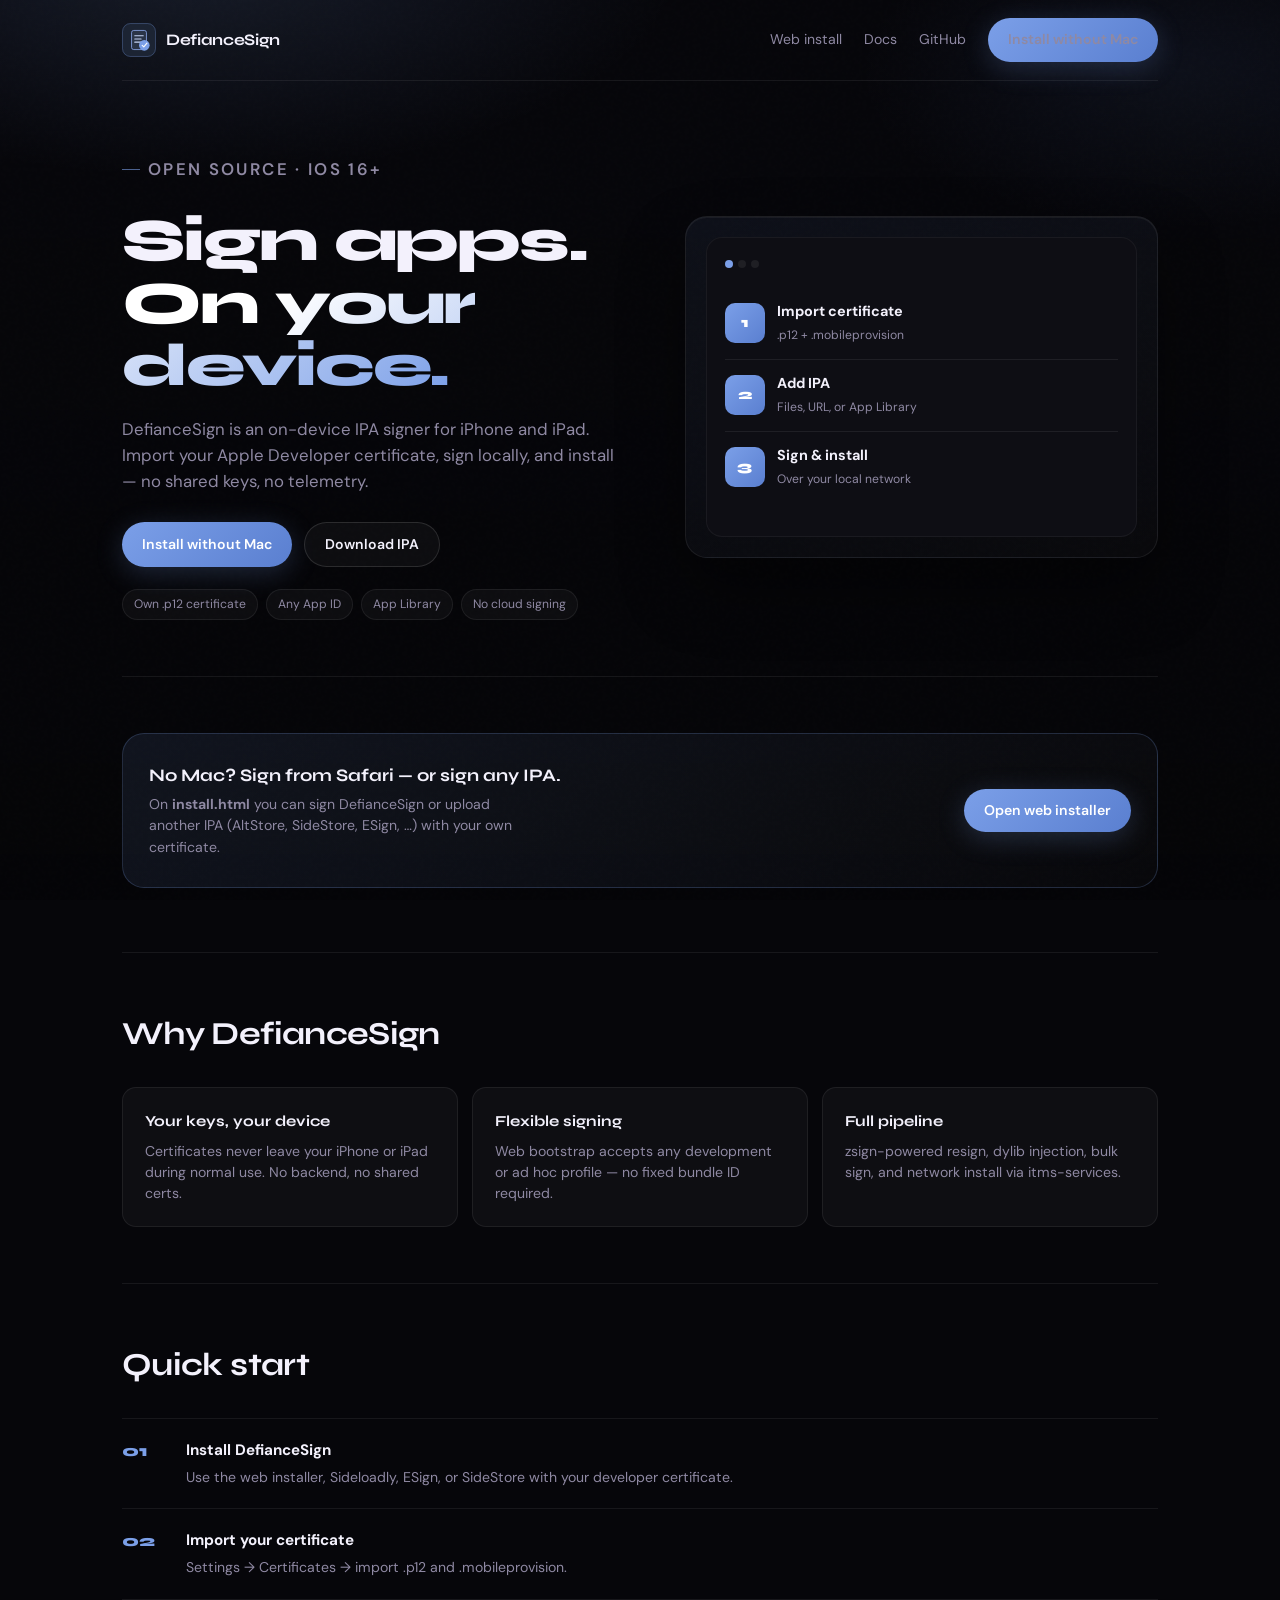
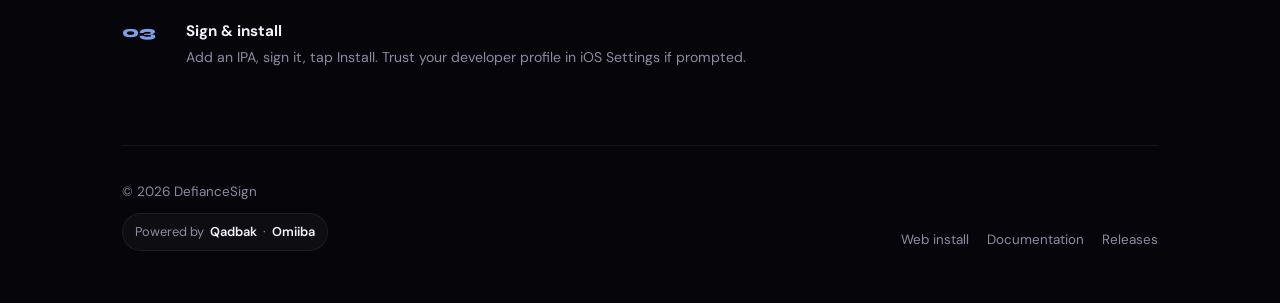
<file: website/index.html>
<!DOCTYPE html>
<html lang="en">
<head>
  <meta charset="utf-8">
  <meta name="viewport" content="width=device-width, initial-scale=1">
  <title>DefianceSign — sign IPAs on your iPhone &amp; iPad</title>
  <meta name="description" content="Open-source IPA signer for iOS. Your certificate stays on your device. Sign and install apps locally.">
  <link rel="icon" href="assets/favicon.svg" type="image/svg+xml">
  <link rel="preconnect" href="https://fonts.googleapis.com">
  <link rel="preconnect" href="https://fonts.gstatic.com" crossorigin>
  <link href="https://fonts.googleapis.com/css2?family=DM+Sans:ital,opsz,wght@0,9..40,400;0,9..40,500;0,9..40,700&family=Syne:wght@500;600;700;800&display=swap" rel="stylesheet">
  <link rel="stylesheet" href="style.css">
</head>
<body>
  <div class="mesh"></div>
  <div class="wrap">
    <nav class="site-nav">
      <a class="logo" href="index.html">
        <img src="assets/logo.svg" alt="">
        DefianceSign
      </a>
      <div class="nav-links">
        <a href="install.html">Web install</a>
        <a href="docs.html">Docs</a>
        <a href="https://github.com/macdirtycow/DefianceSign">GitHub</a>
        <a class="btn btn-primary" href="install.html">Install without Mac</a>
      </div>
    </nav>

    <header class="hero">
      <div>
        <p class="eyebrow">Open source · iOS 16+</p>
        <h1>Sign apps.<br><span>On your device.</span></h1>
        <p>DefianceSign is an on-device IPA signer for iPhone and iPad. Import your Apple Developer certificate, sign locally, and install — no shared keys, no telemetry.</p>
        <div class="hero-btns">
          <a class="btn btn-primary" href="install.html">Install without Mac</a>
          <a class="btn btn-ghost" href="https://github.com/macdirtycow/DefianceSign/releases/latest">Download IPA</a>
        </div>
        <div class="tags">
          <span class="tag">Own .p12 certificate</span>
          <span class="tag">Any App ID</span>
          <span class="tag">App Library</span>
          <span class="tag">No cloud signing</span>
        </div>
      </div>
      <div class="phone">
        <div class="phone-inner">
          <div class="phone-top"><span></span><span></span><span></span></div>
          <div class="phone-item">
            <div class="phone-icon">1</div>
            <div><strong>Import certificate</strong><small>.p12 + .mobileprovision</small></div>
          </div>
          <div class="phone-item">
            <div class="phone-icon">2</div>
            <div><strong>Add IPA</strong><small>Files, URL, or App Library</small></div>
          </div>
          <div class="phone-item">
            <div class="phone-icon">3</div>
            <div><strong>Sign &amp; install</strong><small>Over your local network</small></div>
          </div>
        </div>
      </div>
    </header>

    <section>
      <div class="cta-band">
        <div>
          <h3>No Mac? Sign from Safari — or sign any IPA.</h3>
          <p>On <strong>install.html</strong> you can sign DefianceSign or upload another IPA (AltStore, SideStore, ESign, …) with your own certificate.</p>
        </div>
        <a class="btn btn-primary" href="install.html">Open web installer</a>
      </div>
    </section>

    <section>
      <h2>Why DefianceSign</h2>
      <div class="grid3">
        <div class="card">
          <h3>Your keys, your device</h3>
          <p>Certificates never leave your iPhone or iPad during normal use. No backend, no shared certs.</p>
        </div>
        <div class="card">
          <h3>Flexible signing</h3>
          <p>Web bootstrap accepts any development or ad hoc profile — no fixed bundle ID required.</p>
        </div>
        <div class="card">
          <h3>Full pipeline</h3>
          <p>zsign-powered resign, dylib injection, bulk sign, and network install via itms-services.</p>
        </div>
      </div>
    </section>

    <section>
      <h2>Quick start</h2>
      <div class="steps">
        <div class="step">
          <div class="step-num">01</div>
          <div><strong>Install DefianceSign</strong><p>Use the web installer, Sideloadly, ESign, or SideStore with your developer certificate.</p></div>
        </div>
        <div class="step">
          <div class="step-num">02</div>
          <div><strong>Import your certificate</strong><p>Settings → Certificates → import .p12 and .mobileprovision.</p></div>
        </div>
        <div class="step">
          <div class="step-num">03</div>
          <div><strong>Sign &amp; install</strong><p>Add an IPA, sign it, tap Install. Trust your developer profile in iOS Settings if prompted.</p></div>
        </div>
      </div>
    </section>

    <footer class="site-footer">
      <div class="footer-meta">
        <span>© 2026 DefianceSign</span>
        <span class="footer-powered">
          Powered by
          <a href="https://qadbak.com" rel="noopener noreferrer">Qadbak</a>
          <span aria-hidden="true">·</span>
          <a href="https://omiiba.dev" rel="noopener noreferrer">Omiiba</a>
        </span>
      </div>
      <div class="footer-links">
        <a href="install.html">Web install</a>
        <a href="docs.html">Documentation</a>
        <a href="https://github.com/macdirtycow/DefianceSign/releases">Releases</a>
      </div>
    </footer>
  </div>
</body>
</html>
</file>
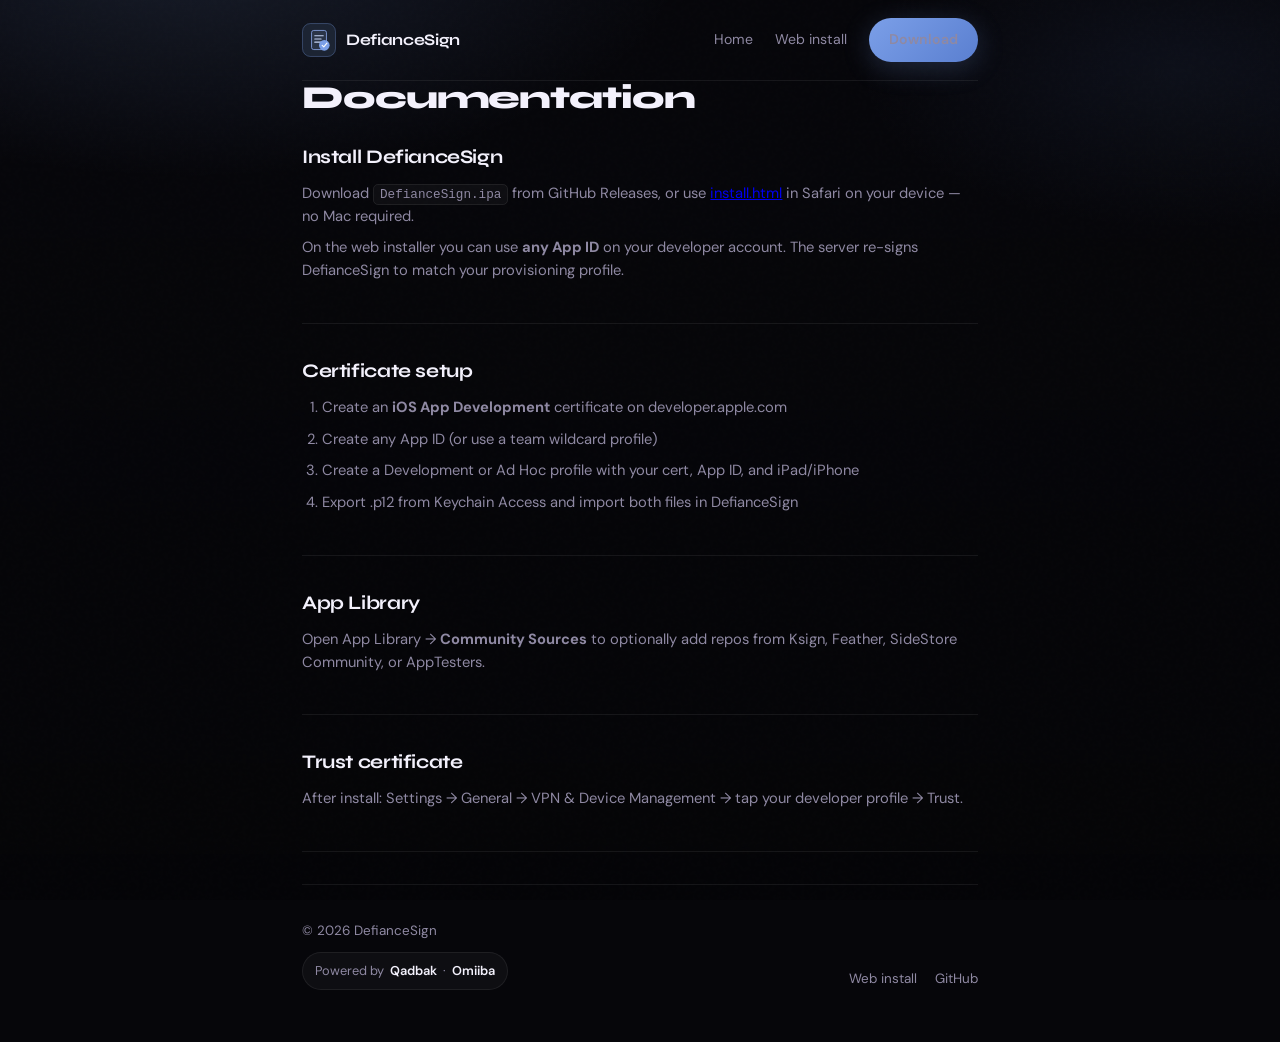
<file: website/docs.html>
<!DOCTYPE html>
<html lang="en">
<head>
  <meta charset="utf-8">
  <meta name="viewport" content="width=device-width, initial-scale=1">
  <title>Documentation — DefianceSign</title>
  <link rel="icon" href="assets/favicon.svg" type="image/svg+xml">
  <link rel="preconnect" href="https://fonts.googleapis.com">
  <link rel="preconnect" href="https://fonts.gstatic.com" crossorigin>
  <link href="https://fonts.googleapis.com/css2?family=DM+Sans:wght@400;500;700&family=Syne:wght@600;700&display=swap" rel="stylesheet">
  <link rel="stylesheet" href="style.css">
</head>
<body>
  <div class="mesh"></div>
  <div class="wrap wrap--docs">
    <nav class="site-nav">
      <a class="logo" href="index.html"><img src="assets/logo.svg" alt=""> DefianceSign</a>
      <div class="nav-links">
        <a href="index.html">Home</a>
        <a href="install.html">Web install</a>
        <a class="btn btn-primary" href="https://github.com/macdirtycow/DefianceSign/releases/latest">Download</a>
      </div>
    </nav>
    <main class="docs">
      <h1>Documentation</h1>
      <article>
        <h2>Install DefianceSign</h2>
        <p>Download <code>DefianceSign.ipa</code> from GitHub Releases, or use <a href="install.html">install.html</a> in Safari on your device — no Mac required.</p>
        <p>On the web installer you can use <strong>any App ID</strong> on your developer account. The server re-signs DefianceSign to match your provisioning profile.</p>
      </article>
      <article>
        <h2>Certificate setup</h2>
        <ol>
          <li>Create an <strong>iOS App Development</strong> certificate on developer.apple.com</li>
          <li>Create any App ID (or use a team wildcard profile)</li>
          <li>Create a Development or Ad Hoc profile with your cert, App ID, and iPad/iPhone</li>
          <li>Export .p12 from Keychain Access and import both files in DefianceSign</li>
        </ol>
      </article>
      <article>
        <h2>App Library</h2>
        <p>Open App Library → <strong>Community Sources</strong> to optionally add repos from Ksign, Feather, SideStore Community, or AppTesters.</p>
      </article>
      <article>
        <h2>Trust certificate</h2>
        <p>After install: Settings → General → VPN &amp; Device Management → tap your developer profile → Trust.</p>
      </article>
    </main>

    <footer class="site-footer">
      <div class="footer-meta">
        <span>© 2026 DefianceSign</span>
        <span class="footer-powered">
          Powered by
          <a href="https://qadbak.com" rel="noopener noreferrer">Qadbak</a>
          <span aria-hidden="true">·</span>
          <a href="https://omiiba.dev" rel="noopener noreferrer">Omiiba</a>
        </span>
      </div>
      <div class="footer-links">
        <a href="install.html">Web install</a>
        <a href="https://github.com/macdirtycow/DefianceSign">GitHub</a>
      </div>
    </footer>
  </div>
</body>
</html>
</file>
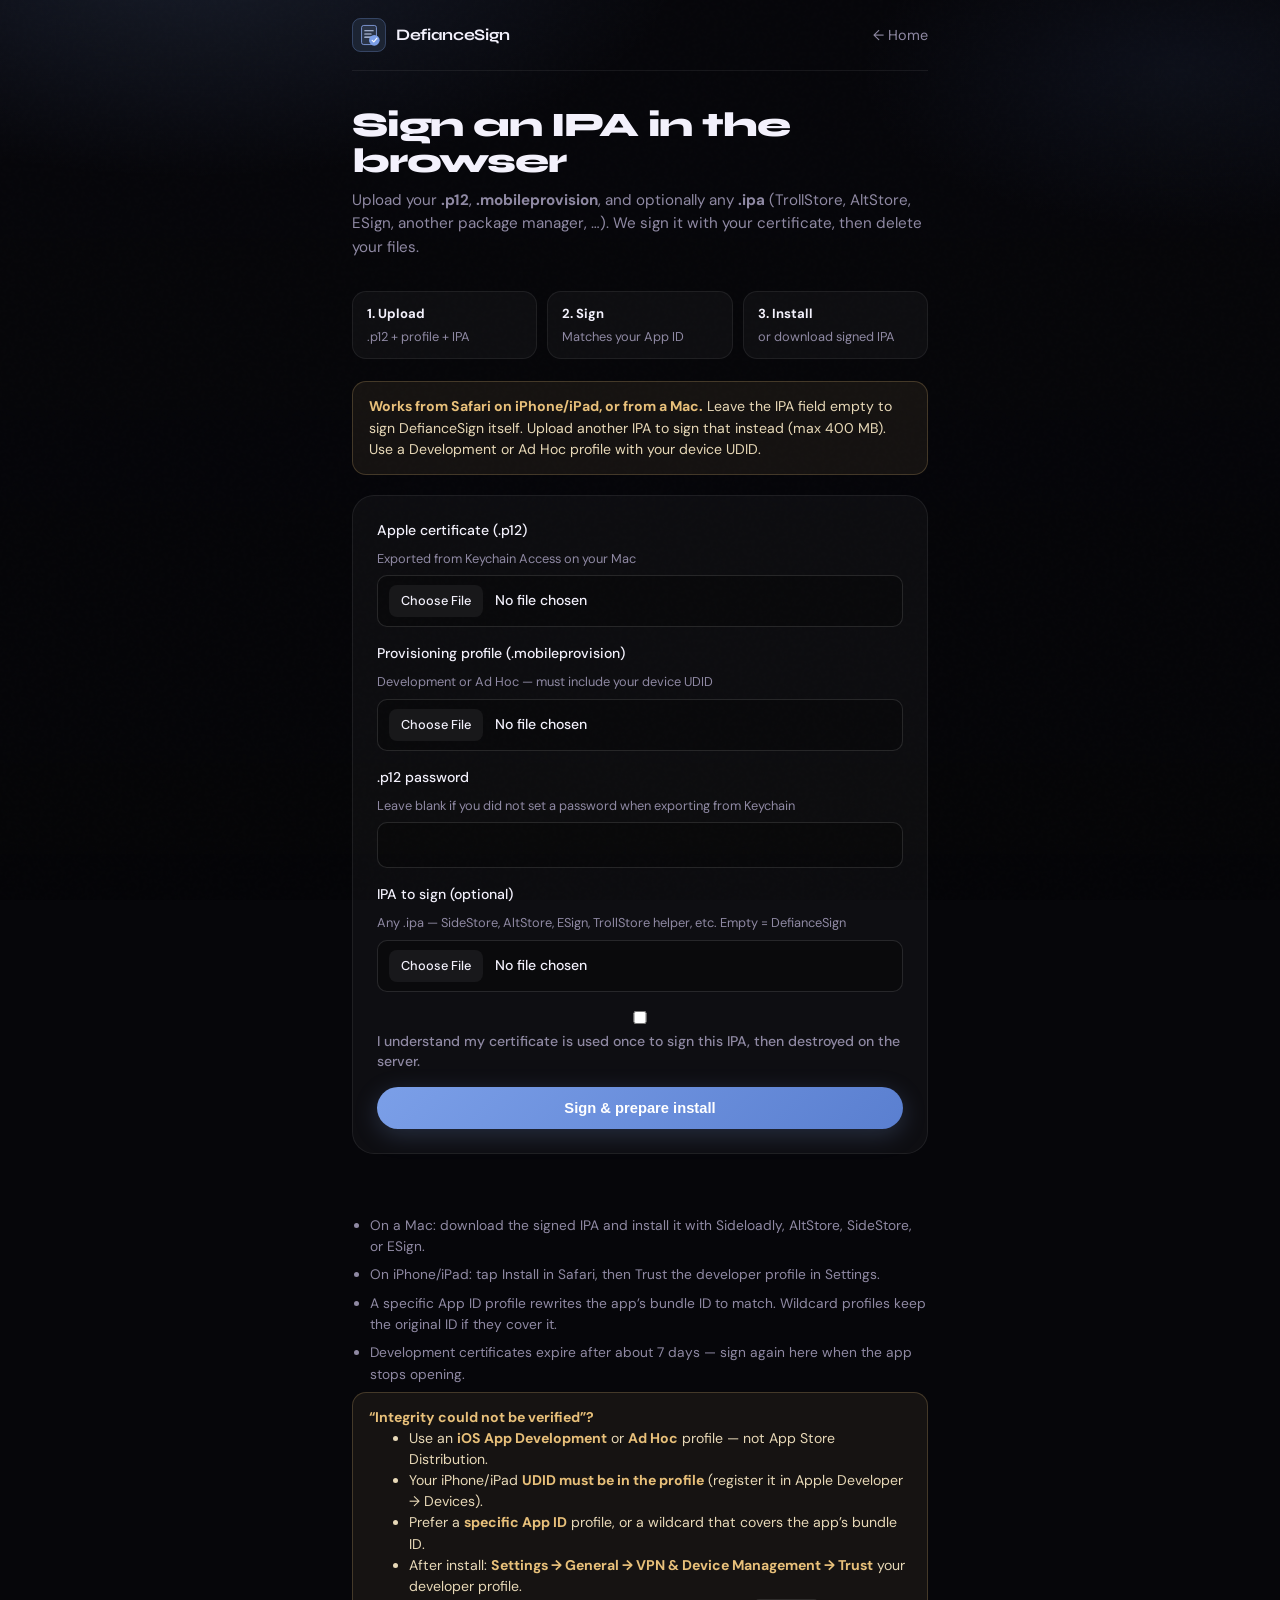
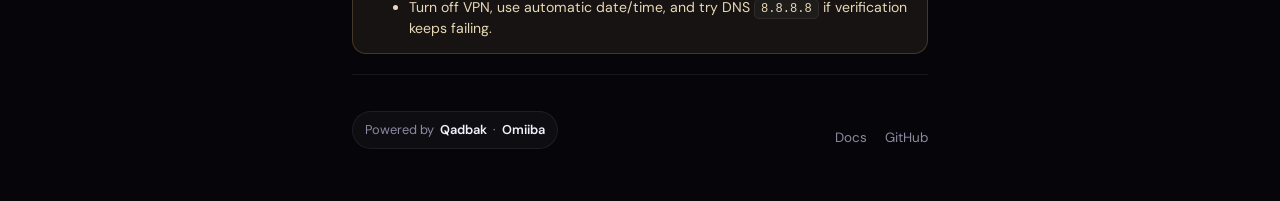
<file: website/install.html>
<!DOCTYPE html>
<html lang="en">
<head>
  <meta charset="utf-8">
  <meta name="viewport" content="width=device-width, initial-scale=1">
  <title>Sign &amp; install IPA — DefianceSign</title>
  <meta name="description" content="Sign any IPA with your certificate in the browser. Install in Safari or download the signed IPA for Sideloadly, AltStore, or ESign.">
  <link rel="icon" href="assets/favicon.svg" type="image/svg+xml">
  <link rel="preconnect" href="https://fonts.googleapis.com">
  <link rel="preconnect" href="https://fonts.gstatic.com" crossorigin>
  <link href="https://fonts.googleapis.com/css2?family=DM+Sans:opsz,wght@0,9..40,400;0,9..40,500;0,9..40,700&family=Syne:wght@600;700&display=swap" rel="stylesheet">
  <link rel="stylesheet" href="style.css">
</head>
<body>
  <div class="mesh"></div>
  <div class="wrap wrap--narrow">
    <nav class="site-nav">
      <a class="logo" href="index.html"><img src="assets/logo.svg" alt="">DefianceSign</a>
      <div class="nav-links">
        <a class="back" href="index.html">← Home</a>
      </div>
    </nav>

    <header class="page-head">
      <h1>Sign an IPA in the browser</h1>
      <p class="lead">
        Upload your <strong>.p12</strong>, <strong>.mobileprovision</strong>, and optionally any <strong>.ipa</strong>
        (TrollStore, AltStore, ESign, another package manager, …).
        We sign it with your certificate, then delete your files.
      </p>
    </header>

    <div class="steps-inline">
      <div class="step-pill"><strong>1. Upload</strong>.p12 + profile + IPA</div>
      <div class="step-pill"><strong>2. Sign</strong>Matches your App ID</div>
      <div class="step-pill"><strong>3. Install</strong>or download signed IPA</div>
    </div>

    <div class="notice">
      <strong>Works from Safari on iPhone/iPad, or from a Mac.</strong>
      Leave the IPA field empty to sign DefianceSign itself.
      Upload another IPA to sign that instead (max 400 MB). Use a Development or Ad Hoc profile with your device UDID.
    </div>

    <form id="install-form" class="install-form">
      <label>
        Apple certificate (.p12)
        <span class="hint">Exported from Keychain Access on your Mac</span>
        <input type="file" name="p12" accept=".p12" required>
      </label>
      <label>
        Provisioning profile (.mobileprovision)
        <span class="hint">Development or Ad Hoc — must include your device UDID</span>
        <input type="file" name="mobileprovision" accept=".mobileprovision" required>
      </label>
      <label>
        .p12 password
        <span class="hint">Leave blank if you did not set a password when exporting from Keychain</span>
        <input type="password" name="password" autocomplete="off">
      </label>
      <label>
        IPA to sign (optional)
        <span class="hint">Any .ipa — SideStore, AltStore, ESign, TrollStore helper, etc. Empty = DefianceSign</span>
        <input type="file" name="ipa" accept=".ipa,application/octet-stream">
      </label>
      <label class="check">
        <input type="checkbox" name="consent" value="true" required>
        <span>I understand my certificate is used once to sign this IPA, then destroyed on the server.</span>
      </label>
      <button type="submit" id="submit-btn">Sign &amp; prepare install</button>
    </form>

    <div id="status" role="status" aria-live="polite"></div>

    <ul class="facts">
      <li>On a Mac: download the signed IPA and install it with Sideloadly, AltStore, SideStore, or ESign.</li>
      <li>On iPhone/iPad: tap Install in Safari, then Trust the developer profile in Settings.</li>
      <li>A specific App ID profile rewrites the app’s bundle ID to match. Wildcard profiles keep the original ID if they cover it.</li>
      <li>Development certificates expire after about 7 days — sign again here when the app stops opening.</li>
    </ul>

    <div class="notice notice--subtle">
      <strong>“Integrity could not be verified”?</strong>
      <ul>
        <li>Use an <strong>iOS App Development</strong> or <strong>Ad Hoc</strong> profile — not App Store Distribution.</li>
        <li>Your iPhone/iPad <strong>UDID must be in the profile</strong> (register it in Apple Developer → Devices).</li>
        <li>Prefer a <strong>specific App ID</strong> profile, or a wildcard that covers the app’s bundle ID.</li>
        <li>After install: <strong>Settings → General → VPN &amp; Device Management → Trust</strong> your developer profile.</li>
        <li>Turn off VPN, use automatic date/time, and try DNS <code>8.8.8.8</code> if verification keeps failing.</li>
      </ul>
    </div>

    <footer class="site-footer">
      <div class="footer-meta">
        <span class="footer-powered">
          Powered by
          <a href="https://qadbak.com" rel="noopener noreferrer">Qadbak</a>
          <span aria-hidden="true">·</span>
          <a href="https://omiiba.dev" rel="noopener noreferrer">Omiiba</a>
        </span>
      </div>
      <div class="footer-links">
        <a href="docs.html">Docs</a>
        <a href="https://github.com/macdirtycow/DefianceSign">GitHub</a>
      </div>
    </footer>
  </div>

  <script>
    const API_BASE = window.DEFIANCE_SIGN_API || window.location.origin;
    const form = document.getElementById("install-form");
    const status = document.getElementById("status");
    const submitBtn = document.getElementById("submit-btn");

    form.addEventListener("submit", async (e) => {
      e.preventDefault();
      status.className = "";
      const ipaInput = form.ipa;
      const ipaFile = ipaInput && ipaInput.files && ipaInput.files[0];
      status.textContent = ipaFile ? `Signing ${ipaFile.name}…` : "Signing DefianceSign.ipa…";
      submitBtn.disabled = true;

      const data = new FormData(form);
      data.set("consent", form.consent.checked ? "true" : "false");
      if (!ipaFile) {
        data.delete("ipa");
      }

      try {
        const res = await fetch(`${API_BASE}/api/bootstrap/sign`, {
          method: "POST",
          body: data,
        });
        const json = await res.json().catch(() => ({}));
        if (!res.ok) {
          const detail = json.detail;
          const msg = typeof detail === "string"
            ? detail
            : Array.isArray(detail)
              ? detail.map((d) => d.msg || d).join(", ")
              : `Request failed (${res.status})`;
          throw new Error(msg);
        }

        const appName = json.app || "App";
        const downloadUrl = json.downloadUrl || "";
        const installUrl = json.installUrl || "";
        const safeName = String(appName).replace(/[&<>"']/g, (c) => ({
          "&": "&amp;", "<": "&lt;", ">": "&gt;", '"': "&quot;", "'": "&#39;"
        }[c]));
        status.className = "ok";
        status.innerHTML = `
          Signed <strong>${safeName}</strong>. Use it before the link expires (${json.expiresInSeconds || 600}s).
          <br><a class="install-btn" href="${downloadUrl}">Download signed IPA</a>
          <br><a class="install-btn" href="${installUrl}">Install in Safari (iPhone/iPad)</a>
        `;

        if (installUrl && /iPhone|iPad|iPod/i.test(navigator.userAgent) && !ipaFile) {
          setTimeout(() => { window.location.href = installUrl; }, 800);
        }
      } catch (err) {
        status.className = "error";
        status.textContent = err.message || "Something went wrong.";
      } finally {
        submitBtn.disabled = false;
        form.password.value = "";
      }
    });
  </script>
</body>
</html>
</file>
<file: website/style.css>
:root {
  --bg: #06060a;
  --surface: rgba(255, 255, 255, 0.035);
  --surface-2: rgba(255, 255, 255, 0.06);
  --line: rgba(255, 255, 255, 0.07);
  --line-strong: rgba(255, 255, 255, 0.12);
  --text: #f3f1fc;
  --muted: #8f89a3;
  --accent: #7b9fe8;
  --accent-2: #5a7fd0;
  --glow: rgba(123, 159, 232, 0.22);
  --ok: #7dcea0;
  --warn: #e8c07a;
  --radius: 14px;
  --radius-lg: 22px;
  --font: "DM Sans", system-ui, sans-serif;
  --display: "Syne", system-ui, sans-serif;
}

*, *::before, *::after { box-sizing: border-box; margin: 0; }
html { scroll-behavior: smooth; }
body {
  font-family: var(--font);
  background: var(--bg);
  color: var(--text);
  line-height: 1.55;
  overflow-x: hidden;
  -webkit-font-smoothing: antialiased;
}

.mesh {
  position: fixed;
  inset: 0;
  z-index: 0;
  pointer-events: none;
  background:
    radial-gradient(ellipse 70% 45% at 15% -5%, rgba(123, 159, 232, 0.14), transparent 55%),
    radial-gradient(ellipse 50% 35% at 92% 8%, rgba(91, 127, 212, 0.08), transparent 50%),
    linear-gradient(180deg, transparent 0%, rgba(0, 0, 0, 0.35) 100%);
}
.mesh::after {
  content: "";
  position: absolute;
  inset: 0;
  opacity: 0.35;
  background-image: url("data:image/svg+xml,%3Csvg viewBox='0 0 256 256' xmlns='http://www.w3.org/2000/svg'%3E%3Cfilter id='n'%3E%3CfeTurbulence type='fractalNoise' baseFrequency='0.85' numOctaves='4' stitchTiles='stitch'/%3E%3C/filter%3E%3Crect width='100%25' height='100%25' filter='url(%23n)' opacity='0.04'/%3E%3C/svg%3E");
}

.wrap {
  max-width: 1080px;
  margin: 0 auto;
  padding: 0 22px;
  position: relative;
  z-index: 1;
}
.wrap--narrow { max-width: 620px; }
.wrap--docs { max-width: 720px; }

/* Nav */
nav.site-nav {
  display: flex;
  align-items: center;
  justify-content: space-between;
  gap: 16px;
  padding: 18px 0;
  border-bottom: 1px solid var(--line);
}
.logo {
  display: flex;
  align-items: center;
  gap: 10px;
  text-decoration: none;
  color: var(--text);
  font-family: var(--display);
  font-weight: 700;
  font-size: 1rem;
  letter-spacing: -0.02em;
  flex-shrink: 0;
}
.logo img { width: 34px; height: 34px; }
.nav-links {
  display: flex;
  align-items: center;
  gap: 22px;
  flex-wrap: wrap;
  justify-content: flex-end;
}
.nav-links a {
  color: var(--muted);
  text-decoration: none;
  font-size: 0.88rem;
  transition: color 0.15s;
}
.nav-links a:hover { color: var(--text); }
.nav-links a.back { font-size: 0.9rem; }

.btn {
  display: inline-flex;
  align-items: center;
  justify-content: center;
  gap: 8px;
  padding: 11px 20px;
  border-radius: 999px;
  font-weight: 600;
  font-size: 0.88rem;
  text-decoration: none;
  border: none;
  cursor: pointer;
  transition: transform 0.18s, box-shadow 0.18s, background 0.18s;
  white-space: nowrap;
}
.btn:hover { transform: translateY(-1px); }
.btn-primary {
  background: linear-gradient(135deg, var(--accent), var(--accent-2));
  color: #fff;
  box-shadow: 0 6px 28px var(--glow);
}
.btn-ghost {
  color: var(--text);
  border: 1px solid var(--line-strong);
  background: var(--surface);
}

/* Hero */
.hero {
  padding: 72px 0 56px;
  display: grid;
  grid-template-columns: 1.05fr 0.95fr;
  gap: 40px;
  align-items: center;
}
@media (max-width: 880px) {
  .hero { grid-template-columns: 1fr; padding-top: 44px; gap: 32px; }
  .nav-links a:not(.btn) { display: none; }
}
.eyebrow {
  display: inline-flex;
  align-items: center;
  gap: 8px;
  font-size: 0.72rem;
  letter-spacing: 0.14em;
  text-transform: uppercase;
  color: var(--accent);
  font-weight: 600;
  margin-bottom: 16px;
}
.eyebrow::before {
  content: "";
  width: 18px;
  height: 1px;
  background: var(--accent);
  opacity: 0.6;
}
h1 {
  font-family: var(--display);
  font-size: clamp(2.35rem, 5.5vw, 3.75rem);
  font-weight: 800;
  line-height: 1.04;
  letter-spacing: -0.035em;
  margin-bottom: 18px;
}
h1 span {
  background: linear-gradient(135deg, #fff 25%, var(--accent) 100%);
  -webkit-background-clip: text;
  -webkit-text-fill-color: transparent;
  background-clip: text;
}
.hero p {
  color: var(--muted);
  font-size: 1.05rem;
  max-width: 30em;
  margin-bottom: 28px;
}
.hero-btns { display: flex; flex-wrap: wrap; gap: 12px; margin-bottom: 22px; }
.tags { display: flex; flex-wrap: wrap; gap: 8px; }
.tag {
  font-size: 0.76rem;
  padding: 5px 11px;
  border-radius: 999px;
  border: 1px solid var(--line);
  color: var(--muted);
  background: var(--surface);
}

.phone {
  padding: 20px;
  background: linear-gradient(155deg, rgba(123, 159, 232, 0.07), rgba(255, 255, 255, 0.02));
  border: 1px solid var(--line);
  border-radius: var(--radius-lg);
  box-shadow: 0 32px 64px rgba(0, 0, 0, 0.4), inset 0 1px 0 rgba(255, 255, 255, 0.05);
}
.phone-inner {
  background: #0e0e14;
  border-radius: 16px;
  padding: 22px 18px;
  min-height: 300px;
  border: 1px solid rgba(255, 255, 255, 0.05);
}
.phone-top { display: flex; gap: 5px; margin-bottom: 20px; }
.phone-top span { width: 8px; height: 8px; border-radius: 50%; background: var(--line); }
.phone-top span:first-child { background: var(--accent); }
.phone-item {
  display: flex;
  align-items: center;
  gap: 12px;
  padding: 12px 0;
  border-bottom: 1px solid var(--line);
}
.phone-item:last-child { border: none; }
.phone-icon {
  width: 40px;
  height: 40px;
  border-radius: 10px;
  background: linear-gradient(135deg, var(--accent), var(--accent-2));
  display: grid;
  place-items: center;
  font-family: var(--display);
  font-weight: 800;
  font-size: 0.9rem;
  color: #fff;
  flex-shrink: 0;
}
.phone-item strong { display: block; font-size: 0.9rem; }
.phone-item small { color: var(--muted); font-size: 0.76rem; }

/* Sections */
section { padding: 56px 0; border-top: 1px solid var(--line); }
h2 {
  font-family: var(--display);
  font-size: clamp(1.55rem, 2.8vw, 2rem);
  font-weight: 700;
  letter-spacing: -0.02em;
  margin-bottom: 28px;
}
.grid3 {
  display: grid;
  grid-template-columns: repeat(3, 1fr);
  gap: 14px;
}
@media (max-width: 760px) { .grid3 { grid-template-columns: 1fr; } }
.card {
  padding: 22px;
  border-radius: var(--radius);
  background: var(--surface);
  border: 1px solid var(--line);
  transition: border-color 0.2s, transform 0.2s;
}
.card:hover {
  border-color: rgba(123, 159, 232, 0.3);
  transform: translateY(-2px);
}
.card h3 { font-family: var(--display); font-size: 0.95rem; margin-bottom: 8px; }
.card p { color: var(--muted); font-size: 0.88rem; line-height: 1.5; }

.steps { display: grid; }
.step {
  display: grid;
  grid-template-columns: 48px 1fr;
  gap: 16px;
  padding: 20px 0;
  border-top: 1px solid var(--line);
  align-items: start;
}
.step-num {
  font-family: var(--display);
  font-weight: 800;
  font-size: 1rem;
  color: var(--accent);
}
.step strong { display: block; margin-bottom: 4px; font-size: 0.95rem; }
.step p { color: var(--muted); font-size: 0.88rem; }

.cta-band {
  margin: 0 0 8px;
  padding: 28px 26px;
  border-radius: var(--radius-lg);
  border: 1px solid rgba(123, 159, 232, 0.22);
  background: linear-gradient(135deg, rgba(123, 159, 232, 0.1), rgba(255, 255, 255, 0.02));
  display: flex;
  flex-wrap: wrap;
  align-items: center;
  justify-content: space-between;
  gap: 16px;
}
.cta-band h3 {
  font-family: var(--display);
  font-size: 1.1rem;
  margin-bottom: 4px;
}
.cta-band p { color: var(--muted); font-size: 0.88rem; max-width: 28em; }

/* Install page */
.page-head { padding: 36px 0 8px; }
.page-head h1 {
  font-size: clamp(1.75rem, 4vw, 2.15rem);
  margin-bottom: 10px;
}
.lead { color: var(--muted); margin-bottom: 24px; font-size: 0.95rem; }

.notice {
  padding: 14px 16px;
  border-radius: var(--radius);
  margin-bottom: 20px;
  background: rgba(232, 192, 122, 0.07);
  border: 1px solid rgba(232, 192, 122, 0.22);
  font-size: 0.88rem;
  color: #e8d9b8;
  line-height: 1.5;
}
.notice strong { color: var(--warn); }

.install-form {
  display: grid;
  gap: 16px;
  padding: 24px;
  border-radius: var(--radius-lg);
  background: var(--surface);
  border: 1px solid var(--line);
}
.install-form label {
  display: grid;
  gap: 7px;
  font-size: 0.88rem;
  font-weight: 500;
}
.hint { font-weight: 400; color: var(--muted); font-size: 0.8rem; }
.install-form input[type="password"],
.install-form input[type="file"] {
  width: 100%;
  padding: 11px 13px;
  border-radius: 10px;
  border: 1px solid var(--line-strong);
  background: rgba(0, 0, 0, 0.28);
  color: var(--text);
  font: inherit;
  font-size: 0.88rem;
}
.install-form input[type="file"] {
  padding: 9px 11px;
  cursor: pointer;
}
.install-form input[type="file"]::file-selector-button {
  margin-right: 12px;
  padding: 6px 12px;
  border: none;
  border-radius: 8px;
  background: var(--surface-2);
  color: var(--text);
  font: inherit;
  font-size: 0.8rem;
  cursor: pointer;
}
.check {
  display: flex;
  gap: 10px;
  align-items: flex-start;
  font-size: 0.84rem;
  color: var(--muted);
  line-height: 1.45;
}
.check input { margin-top: 3px; accent-color: var(--accent); }
.install-form button[type="submit"] {
  padding: 13px 20px;
  border: none;
  border-radius: 999px;
  font-weight: 700;
  font-size: 0.92rem;
  background: linear-gradient(135deg, var(--accent), var(--accent-2));
  color: #fff;
  cursor: pointer;
  box-shadow: 0 6px 24px var(--glow);
}
.install-form button[type="submit"]:disabled { opacity: 0.5; cursor: wait; }

#status { margin-top: 18px; font-size: 0.9rem; min-height: 1.4em; }
#status.error { color: #f5a8a8; }
#status.ok { color: var(--ok); }
.install-btn {
  display: inline-block;
  margin-top: 12px;
  padding: 13px 22px;
  border-radius: 999px;
  background: var(--ok);
  color: #0a1a12;
  font-weight: 700;
  text-decoration: none;
}
ul.facts {
  margin: 22px 0 0;
  padding-left: 18px;
  color: var(--muted);
  font-size: 0.86rem;
}
ul.facts li { margin-bottom: 7px; }

.steps-inline {
  display: grid;
  grid-template-columns: repeat(3, 1fr);
  gap: 10px;
  margin-bottom: 22px;
}
@media (max-width: 560px) { .steps-inline { grid-template-columns: 1fr; } }
.step-pill {
  padding: 12px 14px;
  border-radius: var(--radius);
  border: 1px solid var(--line);
  background: var(--surface);
  font-size: 0.8rem;
  color: var(--muted);
}
.step-pill strong {
  display: block;
  color: var(--text);
  font-size: 0.82rem;
  margin-bottom: 2px;
}

/* Docs */
.docs h1 { font-family: var(--display); font-size: 2rem; margin-bottom: 28px; }
.docs article {
  margin-bottom: 32px;
  padding-bottom: 32px;
  border-bottom: 1px solid var(--line);
}
.docs h2 { font-family: var(--display); font-size: 1.2rem; margin-bottom: 10px; }
.docs p, .docs li { color: var(--muted); margin-bottom: 9px; font-size: 0.92rem; }
.docs ol { padding-left: 20px; }
code {
  background: var(--surface);
  border: 1px solid var(--line);
  padding: 2px 6px;
  border-radius: 5px;
  font-size: 0.86em;
}

/* Footer */
.site-footer {
  padding: 36px 0 52px;
  border-top: 1px solid var(--line);
  display: flex;
  flex-wrap: wrap;
  align-items: flex-end;
  justify-content: space-between;
  gap: 20px;
  color: var(--muted);
  font-size: 0.84rem;
}
.footer-meta { display: grid; gap: 10px; }
.footer-powered {
  display: inline-flex;
  align-items: center;
  flex-wrap: wrap;
  gap: 6px;
  padding: 8px 12px;
  border-radius: 999px;
  border: 1px solid var(--line);
  background: var(--surface);
  font-size: 0.8rem;
}
.footer-powered a {
  color: var(--text);
  text-decoration: none;
  font-weight: 600;
}
.footer-powered a:hover { color: var(--accent); }
.footer-links { display: flex; flex-wrap: wrap; gap: 18px; }
.footer-links a {
  color: var(--muted);
  text-decoration: none;
}
.footer-links a:hover { color: var(--text); }
</file>
